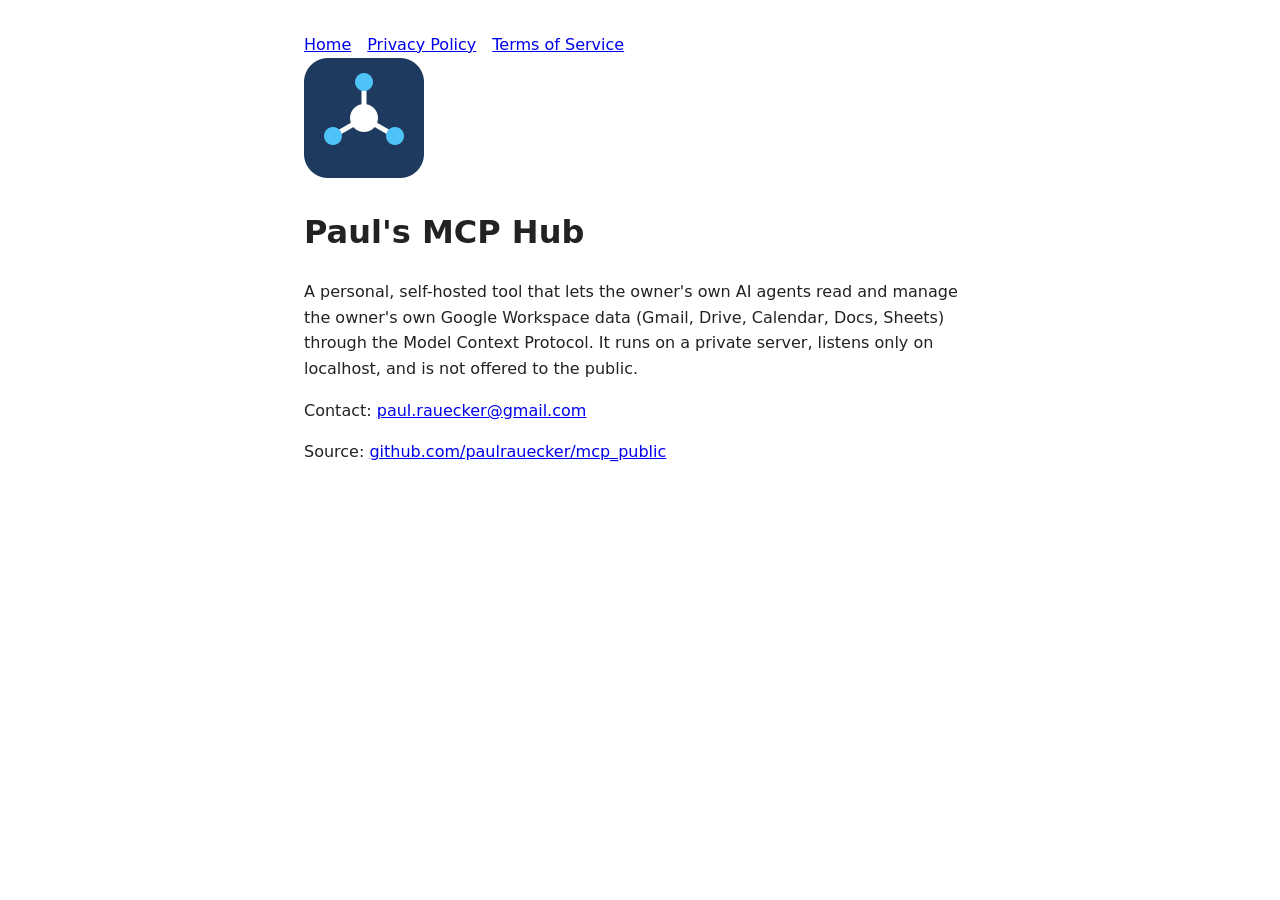
<file: index.html>
<!doctype html>
<html lang="en"><head><meta charset="utf-8"><meta name="viewport" content="width=device-width,initial-scale=1"><title>Paul's MCP Hub</title><link rel="stylesheet" href="style.css"></head><body>
<nav><a href="./">Home</a><a href="privacy.html">Privacy Policy</a><a href="terms.html">Terms of Service</a></nav>
<img src="logo.png" width="120" height="120" alt="MCP Hub logo">
<h1>Paul's MCP Hub</h1>
<p>A personal, self-hosted tool that lets the owner's own AI agents read and manage the owner's own Google Workspace data (Gmail, Drive, Calendar, Docs, Sheets) through the Model Context Protocol. It runs on a private server, listens only on localhost, and is not offered to the public.</p>
<p>Contact: <a href="mailto:paul.rauecker@gmail.com">paul.rauecker@gmail.com</a></p>
<p>Source: <a href="https://github.com/paulrauecker/mcp_public">github.com/paulrauecker/mcp_public</a></p>
</body></html>
</file>
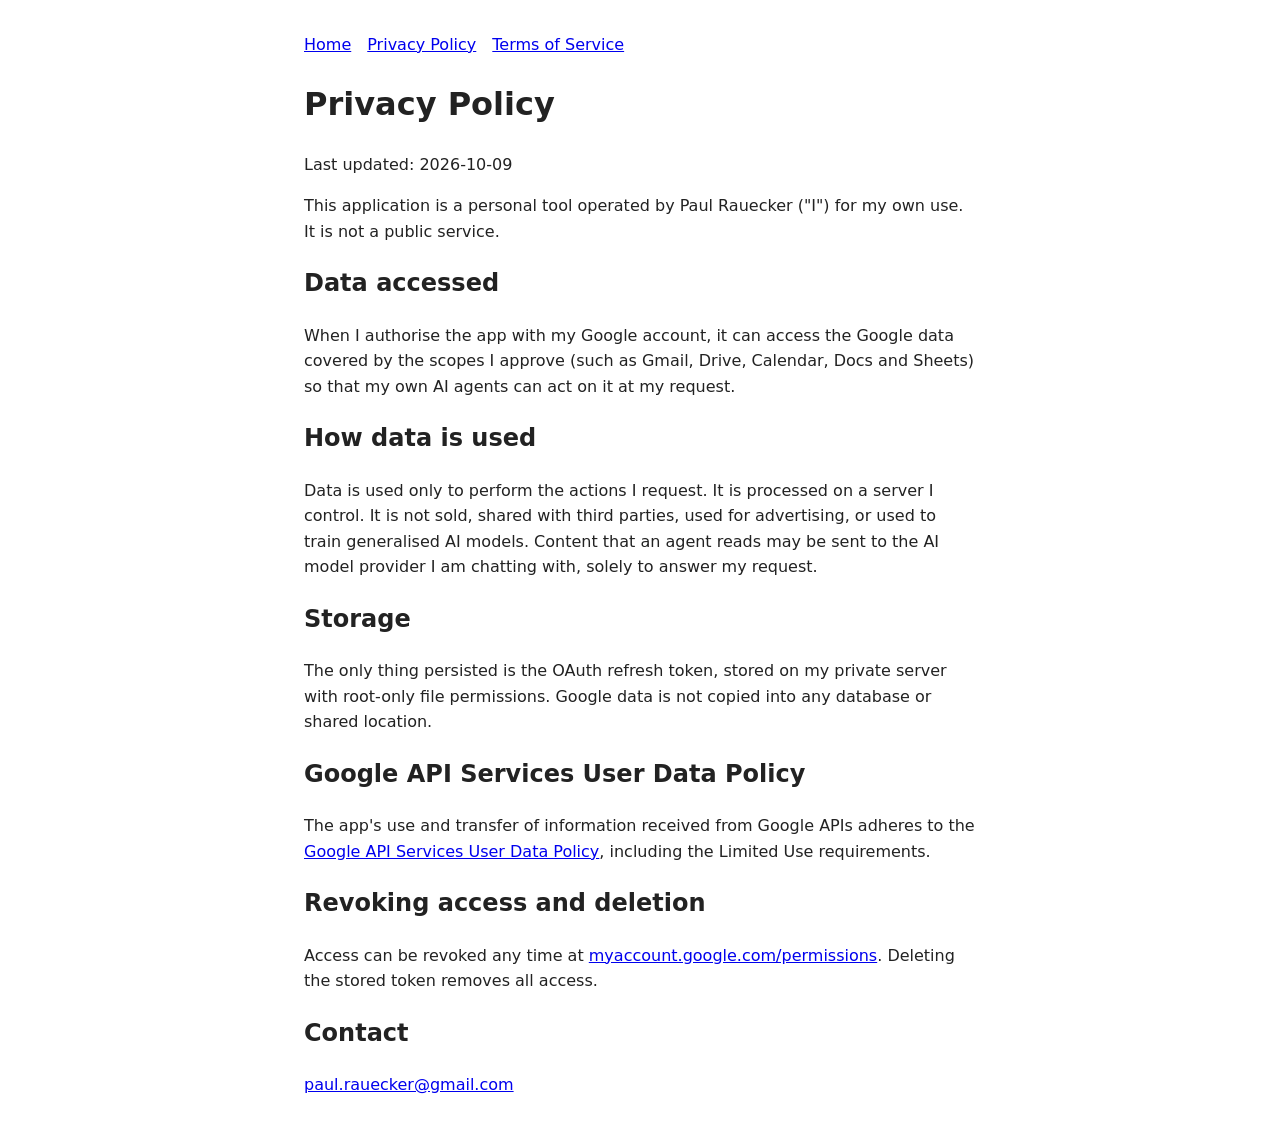
<file: privacy.html>
<!doctype html>
<html lang="en"><head><meta charset="utf-8"><meta name="viewport" content="width=device-width,initial-scale=1"><title>Privacy Policy</title><link rel="stylesheet" href="style.css"></head><body>
<nav><a href="./">Home</a><a href="privacy.html">Privacy Policy</a><a href="terms.html">Terms of Service</a></nav>
<h1>Privacy Policy</h1>
<p>Last updated: 2026-10-09</p>
<p>This application is a personal tool operated by Paul Rauecker ("I") for my own use. It is not a public service.</p>
<h2>Data accessed</h2>
<p>When I authorise the app with my Google account, it can access the Google data covered by the scopes I approve (such as Gmail, Drive, Calendar, Docs and Sheets) so that my own AI agents can act on it at my request.</p>
<h2>How data is used</h2>
<p>Data is used only to perform the actions I request. It is processed on a server I control. It is not sold, shared with third parties, used for advertising, or used to train generalised AI models. Content that an agent reads may be sent to the AI model provider I am chatting with, solely to answer my request.</p>
<h2>Storage</h2>
<p>The only thing persisted is the OAuth refresh token, stored on my private server with root-only file permissions. Google data is not copied into any database or shared location.</p>
<h2>Google API Services User Data Policy</h2>
<p>The app's use and transfer of information received from Google APIs adheres to the <a href="https://developers.google.com/terms/api-services-user-data-policy">Google API Services User Data Policy</a>, including the Limited Use requirements.</p>
<h2>Revoking access and deletion</h2>
<p>Access can be revoked any time at <a href="https://myaccount.google.com/permissions">myaccount.google.com/permissions</a>. Deleting the stored token removes all access.</p>
<h2>Contact</h2>
<p><a href="mailto:paul.rauecker@gmail.com">paul.rauecker@gmail.com</a></p>
</body></html>
</file>
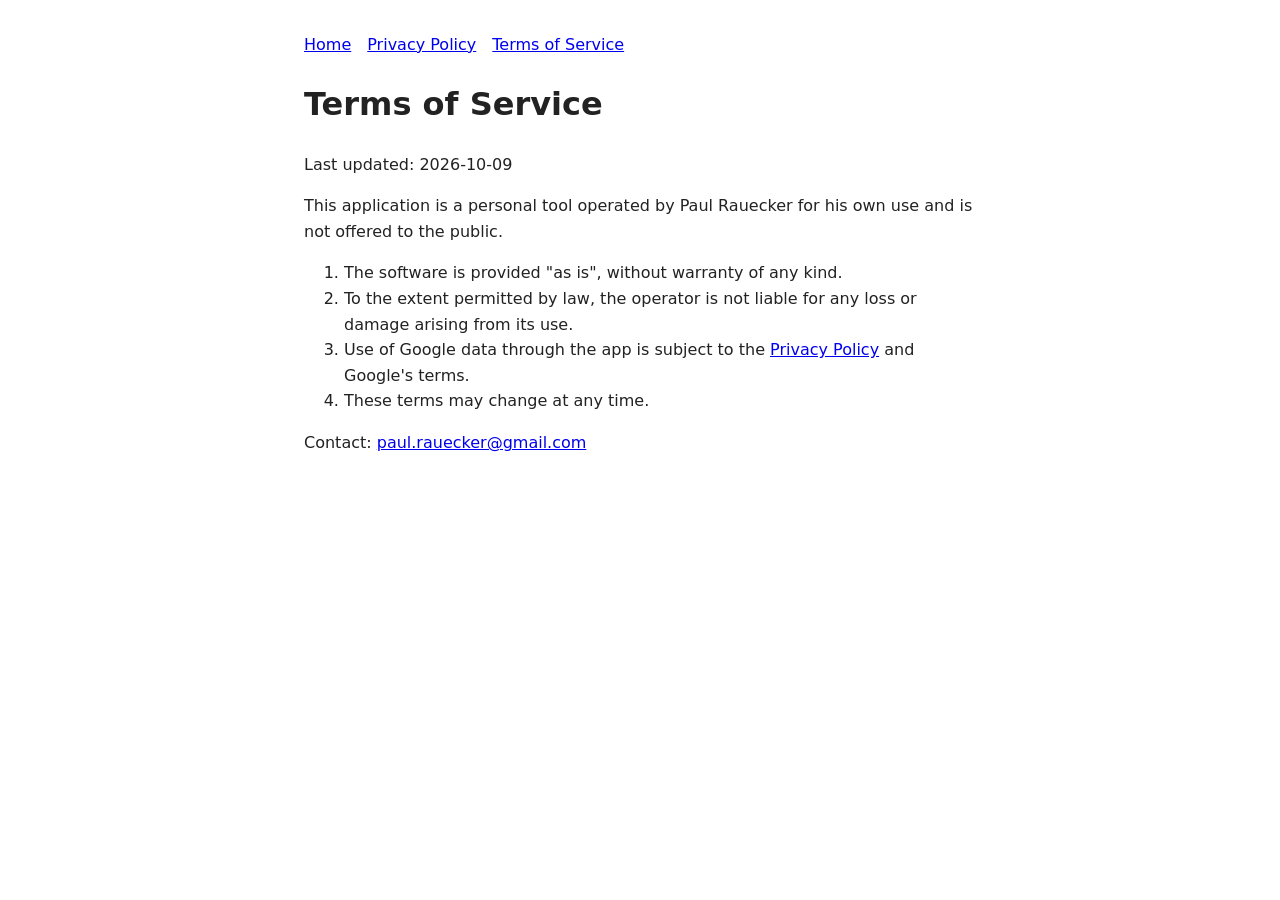
<file: terms.html>
<!doctype html>
<html lang="en"><head><meta charset="utf-8"><meta name="viewport" content="width=device-width,initial-scale=1"><title>Terms of Service</title><link rel="stylesheet" href="style.css"></head><body>
<nav><a href="./">Home</a><a href="privacy.html">Privacy Policy</a><a href="terms.html">Terms of Service</a></nav>
<h1>Terms of Service</h1>
<p>Last updated: 2026-10-09</p>
<p>This application is a personal tool operated by Paul Rauecker for his own use and is not offered to the public.</p>
<ol>
<li>The software is provided "as is", without warranty of any kind.</li>
<li>To the extent permitted by law, the operator is not liable for any loss or damage arising from its use.</li>
<li>Use of Google data through the app is subject to the <a href="privacy.html">Privacy Policy</a> and Google's terms.</li>
<li>These terms may change at any time.</li>
</ol>
<p>Contact: <a href="mailto:paul.rauecker@gmail.com">paul.rauecker@gmail.com</a></p>
</body></html>
</file>
<file: style.css>
body{font:16px/1.6 system-ui,sans-serif;max-width:42rem;margin:2rem auto;padding:0 1rem;color:#222;background:#fff}
@media(prefers-color-scheme:dark){body{color:#ddd;background:#111}a{color:#8ab4f8}}
nav a{margin-right:1rem}
</file>
